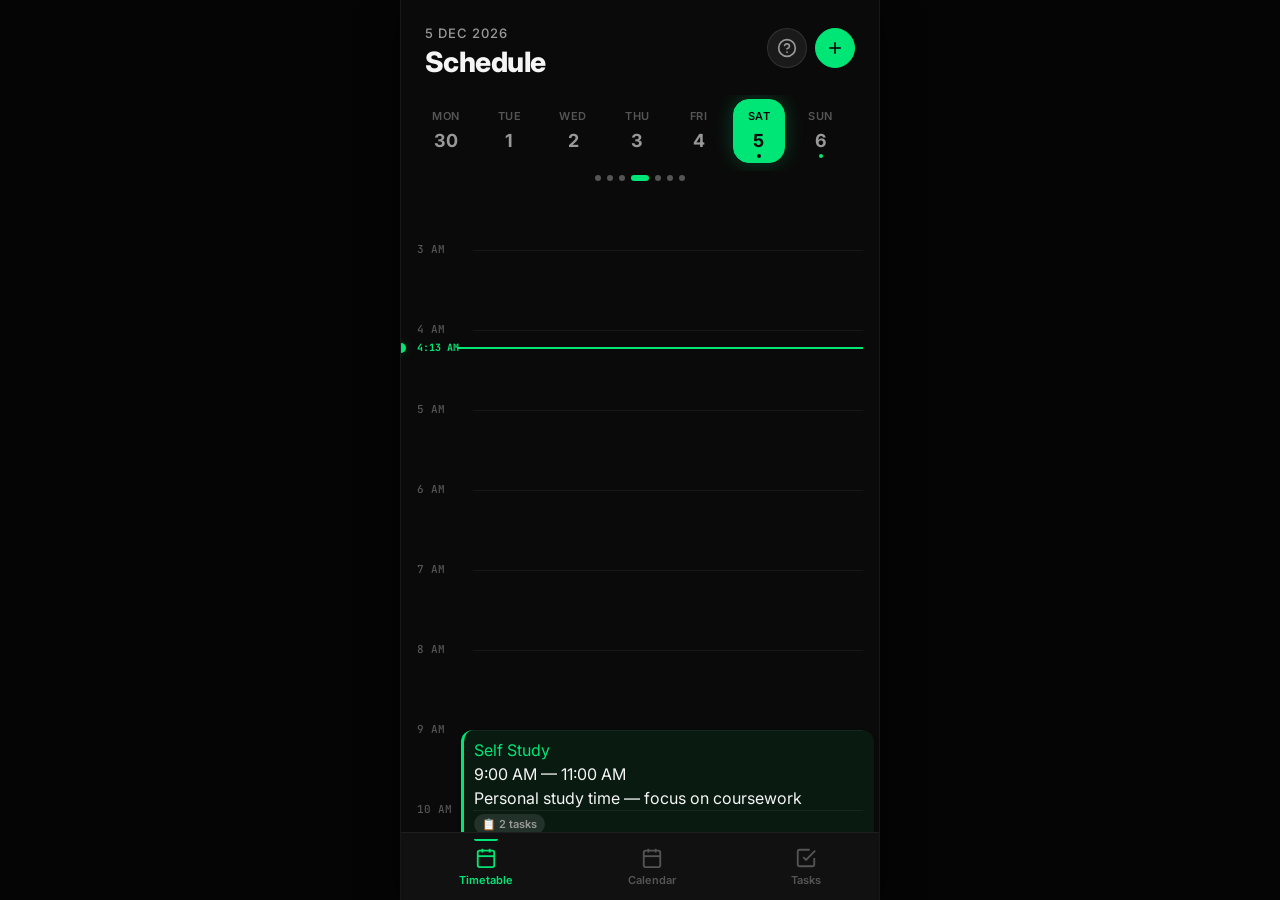
<file: index.html>
<!DOCTYPE html>
<html lang="en">
<head>
  <meta charset="UTF-8" />
  <meta name="viewport" content="width=device-width, initial-scale=1.0, maximum-scale=1.0, user-scalable=no" />
  <meta name="description" content="TimeGraph — A premium timetable tracking and calendar application with vertical timeline, drag-and-drop scheduling, and smart reminders." />
  <meta name="theme-color" content="#0a0a0a" />
  <title>TimeGraph — Smart Timetable &amp; Calendar</title>
  <link rel="preconnect" href="https://fonts.googleapis.com" />
  <link rel="preconnect" href="https://fonts.gstatic.com" crossorigin />
  <link href="https://fonts.googleapis.com/css2?family=Inter:wght@300;400;500;600;700;800;900&family=JetBrains+Mono:wght@400;500&display=swap" rel="stylesheet" />
  <link rel="stylesheet" href="css/variables.css" />
  <link rel="stylesheet" href="css/base.css" />
  <link rel="stylesheet" href="css/layout.css" />
  <link rel="stylesheet" href="css/header.css" />
  <link rel="stylesheet" href="css/daystrip.css" />
  <link rel="stylesheet" href="css/timeline.css" />
  <link rel="stylesheet" href="css/taskcard.css" />
  <link rel="stylesheet" href="css/modal.css" />
  <link rel="stylesheet" href="css/bottomnav.css" />
  <link rel="stylesheet" href="css/notifications.css" />
  <link rel="stylesheet" href="css/animations.css" />
  <link rel="stylesheet" href="css/calendar-view.css" />
  <link rel="stylesheet" href="css/contextmenu.css" />
</head>
<body>
  <div id="app" class="app">
    <div id="toast-container" class="toast-container"></div>

    <!-- Header -->
    <header id="app-header" class="app-header">
      <div class="header-left">
        <span id="header-date" class="header-date"></span>
        <h1 id="header-title" class="header-title">Schedule</h1>
      </div>
      <div class="header-right">
        <button id="btn-help" class="header-btn" aria-label="Help">
          <svg width="20" height="20" viewBox="0 0 24 24" fill="none" stroke="currentColor" stroke-width="2" stroke-linecap="round" stroke-linejoin="round"><circle cx="12" cy="12" r="10"/><path d="M9.09 9a3 3 0 0 1 5.83 1c0 2-3 3-3 3"/><line x1="12" y1="17" x2="12.01" y2="17"/></svg>
        </button>
        <button id="btn-add" class="header-btn header-btn-add" aria-label="Add">
          <svg width="20" height="20" viewBox="0 0 24 24" fill="none" stroke="currentColor" stroke-width="2"><line x1="12" y1="5" x2="12" y2="19"/><line x1="5" y1="12" x2="19" y2="12"/></svg>
        </button>
      </div>
    </header>

    <!-- Day Strip -->
    <div id="day-strip" class="day-strip">
      <div class="day-strip-scroll" id="day-strip-scroll"></div>
    </div>
    <div id="week-dots" class="week-dots"></div>

    <!-- Main Content -->
    <main id="main-content" class="main-content">
      <div id="timeline-view" class="timeline-view">
        <div id="timeline-container" class="timeline-container"></div>
      </div>

      <div id="calendar-view" class="calendar-view hidden">
        <div class="calendar-nav">
          <button id="cal-prev" class="cal-nav-btn" aria-label="Previous Month">
            <svg width="18" height="18" viewBox="0 0 24 24" fill="none" stroke="currentColor" stroke-width="2"><polyline points="15 18 9 12 15 6"/></svg>
          </button>
          <span id="cal-month-label" class="cal-month-label"></span>
          <button id="cal-next" class="cal-nav-btn" aria-label="Next Month">
            <svg width="18" height="18" viewBox="0 0 24 24" fill="none" stroke="currentColor" stroke-width="2"><polyline points="9 18 15 12 9 6"/></svg>
          </button>
        </div>
        <div class="calendar-grid-header" id="cal-grid-header"></div>
        <div class="calendar-grid" id="cal-grid"></div>
        <div class="calendar-day-events" id="cal-day-events"></div>
      </div>

      <div id="tasks-view" class="calendar-view hidden"></div>
    </main>

    <!-- Bottom Nav -->
    <nav id="bottom-nav" class="bottom-nav">
      <button id="nav-timeline" class="nav-item active" data-view="timeline">
        <svg width="22" height="22" viewBox="0 0 24 24" fill="none" stroke="currentColor" stroke-width="2"><rect x="3" y="4" width="18" height="18" rx="2" ry="2"/><line x1="16" y1="2" x2="16" y2="6"/><line x1="8" y1="2" x2="8" y2="6"/><line x1="3" y1="10" x2="21" y2="10"/></svg>
        <span>Timetable</span>
      </button>
      <button id="nav-calendar" class="nav-item" data-view="calendar">
        <svg width="22" height="22" viewBox="0 0 24 24" fill="none" stroke="currentColor" stroke-width="2"><rect x="3" y="4" width="18" height="18" rx="2" ry="2"/><line x1="16" y1="2" x2="16" y2="6"/><line x1="8" y1="2" x2="8" y2="6"/><line x1="3" y1="10" x2="21" y2="10"/><path d="M8 14h.01M12 14h.01M16 14h.01M8 18h.01M12 18h.01M16 18h.01"/></svg>
        <span>Calendar</span>
      </button>
      <button id="nav-tasks" class="nav-item" data-view="tasks">
        <svg width="22" height="22" viewBox="0 0 24 24" fill="none" stroke="currentColor" stroke-width="2"><path d="M9 11l3 3L22 4"/><path d="M21 12v7a2 2 0 0 1-2 2H5a2 2 0 0 1-2-2V5a2 2 0 0 1 2-2h11"/></svg>
        <span>Tasks</span>
      </button>
    </nav>

    <!-- ========== SCHEDULE MODAL ========== -->
    <div id="schedule-modal" class="modal-overlay hidden">
      <div class="modal" role="dialog" aria-labelledby="sched-modal-title">
        <div class="modal-header">
          <h2 id="sched-modal-title" class="modal-title">New Schedule</h2>
          <button id="sched-modal-close" class="modal-close" aria-label="Close">
            <svg width="20" height="20" viewBox="0 0 24 24" fill="none" stroke="currentColor" stroke-width="2"><line x1="18" y1="6" x2="6" y2="18"/><line x1="6" y1="6" x2="18" y2="18"/></svg>
          </button>
        </div>
        <form id="schedule-form" class="modal-form">
          <input type="hidden" id="sched-id" />
          <div class="form-group">
            <label for="sched-title">Title</label>
            <input type="text" id="sched-title" placeholder="Schedule name..." required />
          </div>
          <div class="form-group">
            <label for="sched-description">Description</label>
            <textarea id="sched-description" placeholder="Add details..." rows="2"></textarea>
          </div>
          <div class="form-row">
            <div class="form-group">
              <label for="sched-date">Date</label>
              <input type="date" id="sched-date" required />
            </div>
            <div class="form-group">
              <label>Color</label>
              <div class="color-picker" id="sched-color-picker">
                <button type="button" class="color-dot active" data-color="#00e676" style="background:#00e676"></button>
                <button type="button" class="color-dot" data-color="#448aff" style="background:#448aff"></button>
                <button type="button" class="color-dot" data-color="#ff5252" style="background:#ff5252"></button>
                <button type="button" class="color-dot" data-color="#ffab40" style="background:#ffab40"></button>
                <button type="button" class="color-dot" data-color="#e040fb" style="background:#e040fb"></button>
                <button type="button" class="color-dot" data-color="#18ffff" style="background:#18ffff"></button>
              </div>
            </div>
          </div>
          <div class="form-row">
            <div class="form-group">
              <label for="sched-start">Start Time</label>
              <input type="time" id="sched-start" required />
            </div>
            <div class="form-group">
              <label for="sched-end">End Time</label>
              <input type="time" id="sched-end" required />
            </div>
          </div>
          <div class="form-group">
            <label for="sched-timezone">Timezone</label>
            <select id="sched-timezone"></select>
          </div>
          <div class="form-group">
            <label for="sched-recurrence">Recurrence</label>
            <select id="sched-recurrence">
              <option value="none">None</option>
              <option value="daily">Daily</option>
              <option value="weekly">Weekly</option>
              <option value="monthly">Monthly</option>
              <option value="custom">Custom Days</option>
            </select>
          </div>
          <!-- Custom day toggles (shown when recurrence=custom) -->
          <div class="form-group hidden" id="sched-custom-days-group">
            <label>Select Days</label>
            <div class="day-toggles" id="sched-day-toggles">
              <button type="button" class="day-toggle" data-day="1">Mon</button>
              <button type="button" class="day-toggle" data-day="2">Tue</button>
              <button type="button" class="day-toggle" data-day="3">Wed</button>
              <button type="button" class="day-toggle" data-day="4">Thu</button>
              <button type="button" class="day-toggle" data-day="5">Fri</button>
              <button type="button" class="day-toggle" data-day="6">Sat</button>
              <button type="button" class="day-toggle" data-day="0">Sun</button>
            </div>
          </div>
          <div class="form-group">
            <label>Reminders</label>
            <div class="reminder-row">
              <div class="reminder-chips" id="sched-reminder-chips">
                <button type="button" class="reminder-chip active" data-minutes="0">On time</button>
                <button type="button" class="reminder-chip active" data-minutes="5">5 min</button>
                <button type="button" class="reminder-chip active" data-minutes="30">30 min</button>
                <button type="button" class="reminder-chip" data-minutes="60">1 hour</button>
                <button type="button" class="reminder-chip" data-minutes="1440">1 day</button>
              </div>
              <div class="custom-reminder-row">
                <input type="number" id="sched-custom-reminder" min="1" max="10080" placeholder="mins" class="custom-reminder-input" />
                <button type="button" id="sched-add-reminder" class="btn btn-sm btn-primary">+ Add</button>
              </div>
            </div>
          </div>
          <div class="form-actions">
            <button type="button" id="sched-delete-btn" class="btn btn-danger" style="display:none;">Delete</button>
            <div class="form-actions-right">
              <button type="button" id="sched-cancel-btn" class="btn btn-ghost">Cancel</button>
              <button type="submit" id="sched-save-btn" class="btn btn-primary">Save</button>
            </div>
          </div>
        </form>
      </div>
    </div>

    <!-- ========== TASK MODAL ========== -->
    <div id="task-modal" class="modal-overlay hidden">
      <div class="modal" role="dialog" aria-labelledby="task-modal-title">
        <div class="modal-header">
          <h2 id="task-modal-title" class="modal-title">New Task</h2>
          <button id="task-modal-close" class="modal-close" aria-label="Close">
            <svg width="20" height="20" viewBox="0 0 24 24" fill="none" stroke="currentColor" stroke-width="2"><line x1="18" y1="6" x2="6" y2="18"/><line x1="6" y1="6" x2="18" y2="18"/></svg>
          </button>
        </div>
        <form id="task-form" class="modal-form">
          <input type="hidden" id="task-id" />
          <div class="form-group">
            <label for="task-title">Title</label>
            <input type="text" id="task-title" placeholder="Task name..." required />
          </div>
          <div class="form-group">
            <label for="task-description">Description</label>
            <textarea id="task-description" placeholder="Add details..." rows="2"></textarea>
          </div>
          <div class="form-group">
            <label for="task-schedule-link">Link to Schedule</label>
            <select id="task-schedule-link">
              <option value="">Independent Task</option>
            </select>
          </div>
          <div class="form-row">
            <div class="form-group">
              <label for="task-due-date">Due Date</label>
              <input type="date" id="task-due-date" />
            </div>
            <div class="form-group">
              <label for="task-due-time">Due Time</label>
              <input type="time" id="task-due-time" />
            </div>
          </div>
          <div class="form-group">
            <label>Priority</label>
            <div class="priority-chips" id="task-priority-chips">
              <button type="button" class="priority-chip" data-priority="low">Low</button>
              <button type="button" class="priority-chip active" data-priority="normal">Normal</button>
              <button type="button" class="priority-chip" data-priority="high">High</button>
            </div>
          </div>
          <div class="form-group hidden" id="task-status-group">
            <label for="task-status">Status</label>
            <select id="task-status">
              <option value="upcoming">Upcoming</option>
              <option value="completed">Completed</option>
              <option value="rescheduled">Rescheduled</option>
              <option value="pending">Pending</option>
            </select>
          </div>
          <div class="form-actions">
            <button type="button" id="task-delete-btn" class="btn btn-danger" style="display:none;">Delete</button>
            <div class="form-actions-right">
              <button type="button" id="task-cancel-btn" class="btn btn-ghost">Cancel</button>
              <button type="submit" id="task-save-btn" class="btn btn-primary">Save Task</button>
            </div>
          </div>
        </form>
      </div>
    </div>

    <!-- ========== RESCHEDULE MODAL ========== -->
    <div id="reschedule-modal" class="modal-overlay hidden">
      <div class="modal modal-sm" role="dialog" aria-labelledby="reschedule-title">
        <div class="modal-header">
          <h2 id="reschedule-title" class="modal-title">Reschedule Task</h2>
          <button id="reschedule-close" class="modal-close" aria-label="Close">
            <svg width="20" height="20" viewBox="0 0 24 24" fill="none" stroke="currentColor" stroke-width="2"><line x1="18" y1="6" x2="6" y2="18"/><line x1="6" y1="6" x2="18" y2="18"/></svg>
          </button>
        </div>
        <form id="reschedule-form">
          <input type="hidden" id="reschedule-task-id" />
          <div class="form-group">
            <label for="reschedule-date">New Date</label>
            <input type="date" id="reschedule-date" required />
          </div>
          <div class="form-group">
            <label for="reschedule-time">New Time</label>
            <input type="time" id="reschedule-time" />
          </div>
          <div class="form-actions">
            <button type="button" id="reschedule-cancel" class="btn btn-ghost">Cancel</button>
            <button type="submit" class="btn btn-primary">Reschedule</button>
          </div>
        </form>
      </div>
    </div>

    <!-- ========== CONTEXT MENU ========== -->
    <div id="context-menu" class="context-menu hidden">
      <button class="context-menu-item" data-action="edit">
        <svg width="16" height="16" viewBox="0 0 24 24" fill="none" stroke="currentColor" stroke-width="2"><path d="M11 4H4a2 2 0 0 0-2 2v14a2 2 0 0 0 2 2h14a2 2 0 0 0 2-2v-7"/><path d="M18.5 2.5a2.121 2.121 0 0 1 3 3L12 15l-4 1 1-4 9.5-9.5z"/></svg>
        Edit
      </button>
      <button class="context-menu-item" data-action="reschedule">
        <svg width="16" height="16" viewBox="0 0 24 24" fill="none" stroke="currentColor" stroke-width="2"><polyline points="23 4 23 10 17 10"/><polyline points="1 20 1 14 7 14"/><path d="M3.51 9a9 9 0 0 1 14.85-3.36L23 10M1 14l4.64 4.36A9 9 0 0 0 20.49 15"/></svg>
        Reschedule
      </button>
      <button class="context-menu-item context-menu-danger" data-action="delete">
        <svg width="16" height="16" viewBox="0 0 24 24" fill="none" stroke="currentColor" stroke-width="2"><polyline points="3 6 5 6 21 6"/><path d="M19 6v14a2 2 0 0 1-2 2H7a2 2 0 0 1-2-2V6m3 0V4a2 2 0 0 1 2-2h4a2 2 0 0 1 2 2v2"/></svg>
        Delete
      </button>
    </div>

    <!-- ========== HELP MODAL ========== -->
    <div id="help-modal" class="modal-overlay hidden">
      <div class="modal" role="dialog" aria-labelledby="help-title">
        <div class="modal-header">
          <h2 id="help-title" class="modal-title">How to Use TimeGraph</h2>
          <button id="help-close" class="modal-close" aria-label="Close">
            <svg width="20" height="20" viewBox="0 0 24 24" fill="none" stroke="currentColor" stroke-width="2"><line x1="18" y1="6" x2="6" y2="18"/><line x1="6" y1="6" x2="18" y2="18"/></svg>
          </button>
        </div>
        <div class="help-content">
          <div class="help-item"><div class="help-icon">📅</div><div><h3>Schedules</h3><p>Time blocks on your timeline — lectures, study sessions, breaks. No status; they represent your timetable.</p></div></div>
          <div class="help-item"><div class="help-icon">✅</div><div><h3>Tasks</h3><p>Actionable items. Can be independent or linked to a schedule (e.g., "Complete Ch.1" under "Self Study").</p></div></div>
          <div class="help-item"><div class="help-icon">🔁</div><div><h3>Custom Recurrence</h3><p>Set schedules to repeat on specific days like Mon/Wed/Fri.</p></div></div>
          <div class="help-item"><div class="help-icon">🔔</div><div><h3>Custom Reminders</h3><p>Use presets or enter any custom minute value for reminders.</p></div></div>
          <div class="help-item"><div class="help-icon">👆</div><div><h3>Long-press</h3><p>Long-press a task for options: Edit, Reschedule, or Delete.</p></div></div>
          <div class="help-item"><div class="help-icon">↕️</div><div><h3>Drag & Drop</h3><p>Long-press and drag schedule cards on the timeline to move them.</p></div></div>
        </div>
      </div>
    </div>
  </div>

  <script src="js/utils.js"></script>
  <script src="js/store.js"></script>
  <script src="js/notifications.js"></script>
  <script src="js/timeline.js"></script>
  <script src="js/calendar.js"></script>
  <script src="js/modal.js"></script>
  <script src="js/contextmenu.js"></script>
  <script src="js/dragdrop.js"></script>
  <script src="js/swipe.js"></script>
  <script src="js/app.js"></script>
</body>
</html>
</file>
<file: css/variables.css>
/* ============================================
   TimeGraph — Design Tokens
   ============================================ */
:root {
  /* Core palette */
  --bg-primary: #0a0a0a;
  --bg-secondary: #111111;
  --bg-tertiary: #1a1a1a;
  --bg-elevated: #1e1e1e;
  --bg-card: #161616;
  --bg-hover: #222222;

  /* Accent — Vibrant green matching the screenshot */
  --accent: #00e676;
  --accent-dim: #00c853;
  --accent-glow: rgba(0, 230, 118, 0.25);
  --accent-subtle: rgba(0, 230, 118, 0.08);
  --accent-border: rgba(0, 230, 118, 0.2);

  /* Status Colors */
  --status-pending: #ffab40;
  --status-completed: #00e676;
  --status-rescheduled: #448aff;

  /* Text */
  --text-primary: #f5f5f5;
  --text-secondary: #999999;
  --text-muted: #555555;
  --text-inverse: #0a0a0a;

  /* Borders */
  --border-subtle: rgba(255, 255, 255, 0.06);
  --border-light: rgba(255, 255, 255, 0.1);
  --border-medium: rgba(255, 255, 255, 0.15);

  /* Danger */
  --danger: #ff5252;
  --danger-dim: #d32f2f;

  /* Shadows */
  --shadow-sm: 0 1px 3px rgba(0, 0, 0, 0.4);
  --shadow-md: 0 4px 12px rgba(0, 0, 0, 0.5);
  --shadow-lg: 0 8px 32px rgba(0, 0, 0, 0.6);
  --shadow-glow: 0 0 20px var(--accent-glow);

  /* Radius */
  --radius-xs: 4px;
  --radius-sm: 8px;
  --radius-md: 12px;
  --radius-lg: 16px;
  --radius-xl: 24px;
  --radius-full: 9999px;

  /* Spacing */
  --space-xs: 4px;
  --space-sm: 8px;
  --space-md: 16px;
  --space-lg: 24px;
  --space-xl: 32px;
  --space-2xl: 48px;

  /* Typography */
  --font-sans: 'Inter', -apple-system, BlinkMacSystemFont, 'Segoe UI', sans-serif;
  --font-mono: 'JetBrains Mono', 'SF Mono', monospace;

  --text-xs: 0.6875rem;
  --text-sm: 0.8125rem;
  --text-base: 0.9375rem;
  --text-lg: 1.125rem;
  --text-xl: 1.375rem;
  --text-2xl: 1.75rem;
  --text-3xl: 2.25rem;

  /* Timeline */
  --timeline-hour-height: 72px;
  --timeline-gutter: 56px;

  /* Transitions */
  --ease-out: cubic-bezier(0.25, 0.46, 0.45, 0.94);
  --ease-spring: cubic-bezier(0.34, 1.56, 0.64, 1);
  --duration-fast: 150ms;
  --duration-normal: 250ms;
  --duration-slow: 400ms;

  /* Z-index layers */
  --z-base: 1;
  --z-sticky: 10;
  --z-overlay: 100;
  --z-modal: 1000;
  --z-toast: 2000;

  /* Bottom nav height */
  --bottom-nav-height: 68px;
  --header-height: 88px;
  --day-strip-height: 52px;
}
</file>
<file: css/base.css>
/* ============================================
   TimeGraph — Base & Reset
   ============================================ */
*, *::before, *::after {
  margin: 0;
  padding: 0;
  box-sizing: border-box;
}

html {
  font-size: 16px;
  -webkit-font-smoothing: antialiased;
  -moz-osx-font-smoothing: grayscale;
  text-rendering: optimizeLegibility;
}

body {
  font-family: var(--font-sans);
  background-color: var(--bg-primary);
  color: var(--text-primary);
  line-height: 1.5;
  overflow: hidden;
  height: 100dvh;
  width: 100vw;
  user-select: none;
  -webkit-user-select: none;
  -webkit-tap-highlight-color: transparent;
}

a { color: var(--accent); text-decoration: none; }
button { font-family: inherit; cursor: pointer; border: none; background: none; color: inherit; }
input, select, textarea {
  font-family: inherit;
  font-size: var(--text-base);
  color: var(--text-primary);
  background: var(--bg-tertiary);
  border: 1px solid var(--border-light);
  border-radius: var(--radius-sm);
  padding: 10px 14px;
  outline: none;
  transition: border-color var(--duration-fast) var(--ease-out),
              box-shadow var(--duration-fast) var(--ease-out);
  width: 100%;
}
input:focus, select:focus, textarea:focus {
  border-color: var(--accent);
  box-shadow: 0 0 0 3px var(--accent-glow);
}
select {
  appearance: none;
  background-image: url("data:image/svg+xml,%3Csvg xmlns='http://www.w3.org/2000/svg' width='12' height='12' fill='%23999' viewBox='0 0 24 24'%3E%3Cpath d='M7 10l5 5 5-5z'/%3E%3C/svg%3E");
  background-repeat: no-repeat;
  background-position: right 12px center;
  padding-right: 32px;
}
textarea { resize: vertical; min-height: 60px; }
label {
  display: block;
  font-size: var(--text-sm);
  font-weight: 500;
  color: var(--text-secondary);
  margin-bottom: var(--space-xs);
  text-transform: uppercase;
  letter-spacing: 0.05em;
}

/* Scrollbar styling */
::-webkit-scrollbar { width: 4px; height: 4px; }
::-webkit-scrollbar-track { background: transparent; }
::-webkit-scrollbar-thumb { background: var(--border-medium); border-radius: var(--radius-full); }
::-webkit-scrollbar-thumb:hover { background: var(--text-muted); }

/* Utility */
.hidden { display: none !important; }
.sr-only { position: absolute; width: 1px; height: 1px; overflow: hidden; clip: rect(0,0,0,0); }
</file>
<file: css/layout.css>
/* ============================================
   TimeGraph — Layout
   ============================================ */
.app {
  display: flex;
  flex-direction: column;
  height: 100dvh;
  width: 100%;
  max-width: 480px;
  margin: 0 auto;
  position: relative;
  overflow: hidden;
  background: var(--bg-primary);
}

.main-content {
  flex: 1;
  overflow-y: auto;
  overflow-x: hidden;
  -webkit-overflow-scrolling: touch;
  position: relative;
  scroll-behavior: smooth;
}

/* Desktop wrapper for larger screens */
@media (min-width: 768px) {
  body {
    display: flex;
    align-items: center;
    justify-content: center;
    background: #050505;
  }
  .app {
    border-left: 1px solid var(--border-subtle);
    border-right: 1px solid var(--border-subtle);
    box-shadow: var(--shadow-lg);
  }
}
</file>
<file: css/header.css>
/* ============================================
   TimeGraph — Header
   ============================================ */
.app-header {
  display: flex;
  align-items: flex-start;
  justify-content: space-between;
  padding: var(--space-lg) var(--space-lg) var(--space-md);
  position: relative;
  z-index: var(--z-sticky);
  flex-shrink: 0;
}

.header-left {
  display: flex;
  flex-direction: column;
  gap: 2px;
}

.header-date {
  font-size: var(--text-sm);
  font-weight: 500;
  color: var(--text-secondary);
  letter-spacing: 0.08em;
  text-transform: uppercase;
}

.header-title {
  font-size: var(--text-2xl);
  font-weight: 800;
  letter-spacing: -0.02em;
  color: var(--text-primary);
  line-height: 1.2;
}

.header-right {
  display: flex;
  gap: var(--space-sm);
  align-items: center;
  padding-top: 4px;
}

.header-btn {
  width: 40px;
  height: 40px;
  border-radius: var(--radius-full);
  background: var(--bg-tertiary);
  border: 1px solid var(--border-light);
  display: flex;
  align-items: center;
  justify-content: center;
  color: var(--text-secondary);
  transition: all var(--duration-fast) var(--ease-out);
}

.header-btn:hover {
  background: var(--bg-hover);
  color: var(--text-primary);
}

.header-btn-add {
  background: var(--accent);
  border-color: var(--accent);
  color: var(--text-inverse);
}
.header-btn-add:hover {
  background: var(--accent-dim);
  color: var(--text-inverse);
  box-shadow: var(--shadow-glow);
}
</file>
<file: css/daystrip.css>
/* ============================================
   TimeGraph — Day Strip & Week Dots
   ============================================ */
.day-strip {
  flex-shrink: 0;
  padding: 0 var(--space-md);
  overflow: hidden;
}

.day-strip-scroll {
  display: flex;
  gap: var(--space-sm);
  overflow-x: auto;
  scrollbar-width: none;
  -ms-overflow-style: none;
  padding: var(--space-xs) 0 var(--space-sm);
  scroll-snap-type: x mandatory;
}
.day-strip-scroll::-webkit-scrollbar { display: none; }

.day-chip {
  flex-shrink: 0;
  display: flex;
  flex-direction: column;
  align-items: center;
  justify-content: center;
  gap: 2px;
  padding: 8px 14px;
  border-radius: var(--radius-lg);
  background: transparent;
  border: 1px solid transparent;
  cursor: pointer;
  transition: all var(--duration-normal) var(--ease-out);
  scroll-snap-align: center;
  min-width: 52px;
  position: relative;
}

.day-chip-name {
  font-size: var(--text-xs);
  font-weight: 600;
  text-transform: uppercase;
  letter-spacing: 0.05em;
  color: var(--text-muted);
  transition: color var(--duration-fast) var(--ease-out);
}

.day-chip-num {
  font-size: var(--text-lg);
  font-weight: 700;
  color: var(--text-secondary);
  transition: color var(--duration-fast) var(--ease-out);
}

.day-chip:hover {
  background: var(--bg-tertiary);
}

.day-chip.today {
  border-color: var(--border-light);
}
.day-chip.today .day-chip-num {
  color: var(--text-primary);
}

.day-chip.active {
  background: var(--accent);
  border-color: var(--accent);
  box-shadow: var(--shadow-glow);
}
.day-chip.active .day-chip-name {
  color: var(--text-inverse);
}
.day-chip.active .day-chip-num {
  color: var(--text-inverse);
}

.day-chip-dot {
  width: 4px;
  height: 4px;
  border-radius: 50%;
  background: var(--accent);
  position: absolute;
  bottom: 4px;
  opacity: 0;
  transition: opacity var(--duration-fast) var(--ease-out);
}
.day-chip.has-events .day-chip-dot {
  opacity: 1;
}
.day-chip.active .day-chip-dot {
  background: var(--text-inverse);
}

/* Week dots */
.week-dots {
  display: flex;
  align-items: center;
  justify-content: center;
  gap: 6px;
  padding: var(--space-xs) 0 var(--space-md);
  flex-shrink: 0;
}

.week-dot {
  width: 6px;
  height: 6px;
  border-radius: 50%;
  background: var(--text-muted);
  transition: all var(--duration-normal) var(--ease-out);
  cursor: pointer;
}
.week-dot.active {
  background: var(--accent);
  width: 18px;
  border-radius: var(--radius-full);
}
</file>
<file: css/timeline.css>
/* ============================================
   TimeGraph — Vertical Timeline
   ============================================ */
.timeline-view {
  position: relative;
  min-height: 100%;
}

.timeline-container {
  position: relative;
  padding: 0 var(--space-md);
  padding-bottom: 120px;
}

/* Hour rows */
.timeline-hour {
  display: flex;
  align-items: flex-start;
  height: var(--timeline-hour-height);
  position: relative;
}

.timeline-hour-label {
  width: var(--timeline-gutter);
  flex-shrink: 0;
  font-size: var(--text-xs);
  font-weight: 500;
  color: var(--text-muted);
  font-family: var(--font-mono);
  padding-top: 0;
  line-height: 1;
  transform: translateY(-6px);
}

.timeline-hour-line {
  flex: 1;
  border-top: 1px solid var(--border-subtle);
  height: 100%;
  position: relative;
}

/* Current time indicator */
.timeline-now {
  position: absolute;
  left: 0;
  right: 0;
  z-index: 10;
  pointer-events: none;
}

.timeline-now-line {
  position: absolute;
  top: 0;
  left: var(--timeline-gutter);
  right: var(--space-md);
  height: 2px;
  background: var(--accent);
  z-index: var(--z-base);
  pointer-events: none;
}

.timeline-now-text {
  position: absolute;
  top: -7px;
  left: 12px;
  color: var(--accent);
  font-size: 10px;
  font-weight: 700;
  font-family: var(--font-mono);
  background: var(--bg-primary);
  padding: 0 4px;
}

.timeline-now-dot {
  position: absolute;
  left: -5px;
  top: -4px;
  width: 10px;
  height: 10px;
  border-radius: 50%;
  background: var(--accent);
  box-shadow: 0 0 8px var(--accent-glow);
}

/* Events layer */
.timeline-events {
  position: absolute;
  top: 0;
  left: calc(var(--timeline-gutter) + var(--space-md));
  right: var(--space-md);
  height: 100%;
  pointer-events: none;
}

.timeline-events > * {
  pointer-events: auto;
}

/* Individual Schedule Card */
.timeline-event {
  position: absolute;
  border-radius: var(--radius-md);
  padding: 8px 10px;
  overflow: visible;
  display: flex;
  flex-direction: column;
  box-shadow: 0 1px 3px rgba(0,0,0,0.2);
  transition: box-shadow 0.2s ease, z-index 0.2s ease;
  touch-action: none;
  z-index: 20;
}

.timeline-event.dragging {
  z-index: 100;
  opacity: 0.8;
  box-shadow: var(--shadow-lg);
}

.timeline-event:active {
  box-shadow: 0 4px 12px rgba(0,0,0,0.4);
}

/* Empty state */
.timeline-empty {
  display: flex;
  flex-direction: column;
  align-items: center;
  justify-content: center;
  padding: var(--space-2xl) var(--space-lg);
  text-align: center;
  gap: var(--space-md);
  opacity: 0;
  animation: fadeIn var(--duration-slow) var(--ease-out) forwards;
}

.timeline-empty-icon {
  font-size: 48px;
  opacity: 0.4;
}

.timeline-empty-title {
  font-size: var(--text-lg);
  font-weight: 600;
  color: var(--text-secondary);
}

.timeline-empty-subtitle {
  font-size: var(--text-sm);
  color: var(--text-muted);
  max-width: 250px;
}
</file>
<file: css/taskcard.css>
/* ============================================
   TimeGraph — Task Cards on Timeline
   ============================================ */
.task-card {
  position: absolute;
  left: 0;
  right: 0;
  border-radius: var(--radius-md);
  padding: 10px 14px;
  cursor: pointer;
  overflow: hidden;
  transition: transform var(--duration-normal) var(--ease-spring),
              box-shadow var(--duration-normal) var(--ease-out),
              opacity var(--duration-normal) var(--ease-out);
  z-index: var(--z-base);
  touch-action: none;
  animation: cardSlideIn var(--duration-slow) var(--ease-spring) backwards;
  border: 1px solid transparent;
}

.task-card::before {
  content: '';
  position: absolute;
  top: 0;
  left: 0;
  width: 4px;
  height: 100%;
  border-radius: var(--radius-md) 0 0 var(--radius-md);
}

.task-card:hover {
  transform: scale(1.01);
  box-shadow: var(--shadow-md);
  z-index: 5;
}

.task-card:active {
  transform: scale(0.99);
}

.task-card.dragging {
  opacity: 0.9;
  transform: scale(1.04);
  box-shadow: var(--shadow-lg);
  z-index: 100;
  cursor: grabbing;
  transition: none;
}

.task-card-title {
  font-size: var(--text-sm);
  font-weight: 600;
  line-height: 1.3;
  margin-bottom: 2px;
  white-space: nowrap;
  overflow: hidden;
  text-overflow: ellipsis;
}

.task-card-time {
  font-size: var(--text-xs);
  font-family: var(--font-mono);
  opacity: 0.7;
}

.task-card-description {
  font-size: var(--text-xs);
  opacity: 0.6;
  margin-top: 4px;
  line-height: 1.4;
  display: -webkit-box;
  -webkit-line-clamp: 2;
  -webkit-box-orient: vertical;
  overflow: hidden;
}

/* Status indicators */
.task-card-status {
  position: absolute;
  top: 8px;
  right: 8px;
  width: 8px;
  height: 8px;
  border-radius: 50%;
}

.task-card-status.pending { background: var(--status-pending); }
.task-card-status.completed { background: var(--status-completed); }
.task-card-status.rescheduled { background: var(--status-rescheduled); }

/* Completed state */
.task-card.completed {
  opacity: 0.5;
}
.task-card.completed .task-card-title {
  text-decoration: line-through;
}

/* Swipe complete overlay */
.task-card-swipe-bg {
  position: absolute;
  inset: 0;
  display: flex;
  align-items: center;
  padding-left: 16px;
  background: var(--status-completed);
  border-radius: var(--radius-md);
  opacity: 0;
  transition: opacity var(--duration-fast) var(--ease-out);
  pointer-events: none;
  z-index: -1;
}

.task-card-swipe-bg svg {
  color: var(--text-inverse);
}

.task-card.swiping .task-card-swipe-bg {
  opacity: 1;
}

/* Overlap column offset */
.task-card.overlap-1 { right: 0; left: 0; }
.task-card.overlap-2 { left: 50%; right: 0; }
.task-card.overlap-col-0 { right: 50%; }
.task-card.overlap-col-1 { left: 50%; }

/* Recurrence icon */
.task-card-recur {
  position: absolute;
  bottom: 6px;
  right: 8px;
  opacity: 0.4;
}
</file>
<file: css/modal.css>
/* ============================================
   TimeGraph — Modal / Dialog
   ============================================ */
.modal-overlay {
  position: fixed;
  inset: 0;
  background: rgba(0, 0, 0, 0.7);
  backdrop-filter: blur(8px);
  -webkit-backdrop-filter: blur(8px);
  z-index: var(--z-modal);
  display: flex;
  align-items: flex-end;
  justify-content: center;
  animation: fadeIn var(--duration-fast) var(--ease-out);
}

.modal {
  background: var(--bg-secondary);
  border-radius: var(--radius-xl) var(--radius-xl) 0 0;
  width: 100%;
  max-width: 480px;
  max-height: 90dvh;
  overflow-y: auto;
  padding: var(--space-lg);
  animation: slideUp var(--duration-normal) var(--ease-spring);
  border: 1px solid var(--border-subtle);
  border-bottom: none;
}

.modal-sm {
  max-height: 50dvh;
}

.modal-header {
  display: flex;
  align-items: center;
  justify-content: space-between;
  margin-bottom: var(--space-lg);
}

.modal-title {
  font-size: var(--text-xl);
  font-weight: 700;
  letter-spacing: -0.01em;
}

.modal-close {
  width: 36px;
  height: 36px;
  border-radius: var(--radius-full);
  background: var(--bg-tertiary);
  display: flex;
  align-items: center;
  justify-content: center;
  color: var(--text-secondary);
  transition: all var(--duration-fast) var(--ease-out);
}
.modal-close:hover {
  background: var(--bg-hover);
  color: var(--text-primary);
}

/* Form */
.modal-form {
  display: flex;
  flex-direction: column;
  gap: var(--space-md);
}

.form-group {
  display: flex;
  flex-direction: column;
  gap: var(--space-xs);
}

.form-row {
  display: grid;
  grid-template-columns: 1fr 1fr;
  gap: var(--space-md);
}

/* Color picker */
.color-picker {
  display: flex;
  gap: var(--space-sm);
  padding: 4px 0;
}

.color-dot {
  width: 28px;
  height: 28px;
  border-radius: 50%;
  border: 2px solid transparent;
  transition: all var(--duration-fast) var(--ease-out);
  position: relative;
}
.color-dot:hover { transform: scale(1.15); }
.color-dot.active {
  border-color: var(--text-primary);
  box-shadow: 0 0 0 2px var(--bg-secondary), 0 0 0 4px currentColor;
}

/* Reminder chips */
.reminder-chips {
  display: flex;
  flex-wrap: wrap;
  gap: var(--space-sm);
}

.reminder-chip {
  padding: 6px 14px;
  border-radius: var(--radius-full);
  font-size: var(--text-xs);
  font-weight: 600;
  background: var(--bg-tertiary);
  border: 1px solid var(--border-light);
  color: var(--text-secondary);
  transition: all var(--duration-fast) var(--ease-out);
  cursor: pointer;
}
.reminder-chip:hover {
  border-color: var(--accent);
  color: var(--accent);
}
.reminder-chip.active {
  background: var(--accent-subtle);
  border-color: var(--accent);
  color: var(--accent);
}

/* Buttons */
.form-actions {
  display: flex;
  align-items: center;
  justify-content: space-between;
  padding-top: var(--space-sm);
}

.form-actions-right {
  display: flex;
  gap: var(--space-sm);
}

.btn {
  padding: 10px 20px;
  border-radius: var(--radius-sm);
  font-size: var(--text-sm);
  font-weight: 600;
  transition: all var(--duration-fast) var(--ease-out);
  white-space: nowrap;
}

.btn-primary {
  background: var(--accent);
  color: var(--text-inverse);
}
.btn-primary:hover {
  background: var(--accent-dim);
  box-shadow: var(--shadow-glow);
}

.btn-ghost {
  background: transparent;
  color: var(--text-secondary);
}
.btn-ghost:hover {
  background: var(--bg-tertiary);
  color: var(--text-primary);
}

.btn-danger {
  background: transparent;
  color: var(--danger);
  border: 1px solid var(--danger);
}
.btn-danger:hover {
  background: var(--danger);
  color: white;
}

/* Help content */
.help-content {
  display: flex;
  flex-direction: column;
  gap: var(--space-md);
}

.help-item {
  display: flex;
  gap: var(--space-md);
  align-items: flex-start;
  padding: var(--space-md);
  background: var(--bg-tertiary);
  border-radius: var(--radius-md);
  border: 1px solid var(--border-subtle);
}

.help-icon {
  font-size: 24px;
  flex-shrink: 0;
  width: 40px;
  text-align: center;
}

.help-item h3 {
  font-size: var(--text-base);
  font-weight: 600;
  margin-bottom: 4px;
}

.help-item p {
  font-size: var(--text-sm);
  color: var(--text-secondary);
  line-height: 1.5;
}
</file>
<file: css/bottomnav.css>
/* ============================================
   TimeGraph — Bottom Navigation
   ============================================ */
.bottom-nav {
  display: flex;
  align-items: center;
  justify-content: space-around;
  height: var(--bottom-nav-height);
  background: var(--bg-secondary);
  border-top: 1px solid var(--border-subtle);
  flex-shrink: 0;
  position: relative;
  z-index: var(--z-sticky);
  padding-bottom: env(safe-area-inset-bottom, 0);
}

.nav-item {
  display: flex;
  flex-direction: column;
  align-items: center;
  gap: 4px;
  padding: 8px 16px;
  border-radius: var(--radius-md);
  color: var(--text-muted);
  transition: all var(--duration-normal) var(--ease-out);
  position: relative;
}

.nav-item span {
  font-size: var(--text-xs);
  font-weight: 600;
  transition: color var(--duration-fast) var(--ease-out);
}

.nav-item:hover {
  color: var(--text-secondary);
}

.nav-item.active {
  color: var(--accent);
}

.nav-item.active::after {
  content: '';
  position: absolute;
  top: 0;
  left: 50%;
  transform: translateX(-50%);
  width: 24px;
  height: 2px;
  background: var(--accent);
  border-radius: 0 0 var(--radius-xs) var(--radius-xs);
}
</file>
<file: css/notifications.css>
/* ============================================
   TimeGraph — Toast Notifications
   ============================================ */
.toast-container {
  position: fixed;
  top: var(--space-lg);
  left: 50%;
  transform: translateX(-50%);
  z-index: var(--z-toast);
  display: flex;
  flex-direction: column;
  gap: var(--space-sm);
  width: 90%;
  max-width: 400px;
  pointer-events: none;
}

.toast {
  display: flex;
  align-items: center;
  gap: var(--space-md);
  padding: 14px 18px;
  background: var(--bg-elevated);
  border: 1px solid var(--border-light);
  border-radius: var(--radius-md);
  box-shadow: var(--shadow-lg);
  color: var(--text-primary);
  font-size: var(--text-sm);
  font-weight: 500;
  animation: toastIn var(--duration-normal) var(--ease-spring);
  pointer-events: auto;
  backdrop-filter: blur(12px);
  -webkit-backdrop-filter: blur(12px);
}

.toast.exiting {
  animation: toastOut var(--duration-normal) var(--ease-out) forwards;
}

.toast-icon {
  font-size: 20px;
  flex-shrink: 0;
}

.toast-body {
  flex: 1;
}

.toast-title {
  font-weight: 600;
  margin-bottom: 2px;
}

.toast-message {
  color: var(--text-secondary);
  font-size: var(--text-xs);
}

.toast-close {
  width: 28px;
  height: 28px;
  border-radius: var(--radius-full);
  display: flex;
  align-items: center;
  justify-content: center;
  color: var(--text-muted);
  flex-shrink: 0;
  transition: all var(--duration-fast) var(--ease-out);
}
.toast-close:hover {
  background: var(--bg-tertiary);
  color: var(--text-primary);
}

/* Toast color variants */
.toast.success { border-left: 3px solid var(--accent); }
.toast.warning { border-left: 3px solid var(--status-pending); }
.toast.error { border-left: 3px solid var(--danger); }
.toast.info { border-left: 3px solid var(--status-rescheduled); }
</file>
<file: css/animations.css>
/* ============================================
   TimeGraph — Animations & Keyframes
   ============================================ */

@keyframes fadeIn {
  from { opacity: 0; }
  to { opacity: 1; }
}

@keyframes fadeOut {
  from { opacity: 1; }
  to { opacity: 0; }
}

@keyframes slideUp {
  from {
    transform: translateY(100%);
    opacity: 0;
  }
  to {
    transform: translateY(0);
    opacity: 1;
  }
}

@keyframes slideDown {
  from {
    transform: translateY(0);
    opacity: 1;
  }
  to {
    transform: translateY(100%);
    opacity: 0;
  }
}

@keyframes cardSlideIn {
  from {
    opacity: 0;
    transform: translateX(-12px) scale(0.96);
  }
  to {
    opacity: 1;
    transform: translateX(0) scale(1);
  }
}

@keyframes toastIn {
  from {
    opacity: 0;
    transform: translateY(-20px) scale(0.95);
  }
  to {
    opacity: 1;
    transform: translateY(0) scale(1);
  }
}

@keyframes toastOut {
  from {
    opacity: 1;
    transform: translateY(0) scale(1);
  }
  to {
    opacity: 0;
    transform: translateY(-20px) scale(0.95);
  }
}

@keyframes pulse {
  0%, 100% { opacity: 1; }
  50% { opacity: 0.5; }
}

@keyframes ripple {
  from {
    transform: scale(0);
    opacity: 0.5;
  }
  to {
    transform: scale(4);
    opacity: 0;
  }
}

@keyframes shimmer {
  0% { background-position: -200px 0; }
  100% { background-position: 200px 0; }
}

@keyframes bounceIn {
  0% { transform: scale(0.8); opacity: 0; }
  60% { transform: scale(1.05); }
  100% { transform: scale(1); opacity: 1; }
}

/* Staggered card animations */
.task-card:nth-child(1) { animation-delay: 0ms; }
.task-card:nth-child(2) { animation-delay: 60ms; }
.task-card:nth-child(3) { animation-delay: 120ms; }
.task-card:nth-child(4) { animation-delay: 180ms; }
.task-card:nth-child(5) { animation-delay: 240ms; }
.task-card:nth-child(6) { animation-delay: 300ms; }
.task-card:nth-child(7) { animation-delay: 360ms; }
.task-card:nth-child(8) { animation-delay: 420ms; }
</file>
<file: css/calendar-view.css>
/* ============================================
   TimeGraph — Calendar (Month) View + Tasks View
   ============================================ */
.calendar-view {
  padding: var(--space-md);
  overflow-y: auto;
}

.calendar-nav {
  display: flex;
  align-items: center;
  justify-content: space-between;
  margin-bottom: var(--space-lg);
}

.cal-nav-btn {
  width: 36px;
  height: 36px;
  border-radius: var(--radius-full);
  background: var(--bg-tertiary);
  border: 1px solid var(--border-subtle);
  display: flex;
  align-items: center;
  justify-content: center;
  color: var(--text-secondary);
  transition: all var(--duration-fast) var(--ease-out);
}
.cal-nav-btn:hover {
  background: var(--bg-hover);
  color: var(--text-primary);
}

.cal-month-label {
  font-size: var(--text-lg);
  font-weight: 700;
  letter-spacing: -0.01em;
}

.calendar-grid-header {
  display: grid;
  grid-template-columns: repeat(7, 1fr);
  gap: 2px;
  margin-bottom: var(--space-sm);
}

.cal-header-cell {
  text-align: center;
  font-size: var(--text-xs);
  font-weight: 600;
  color: var(--text-muted);
  text-transform: uppercase;
  letter-spacing: 0.05em;
  padding: 8px 0;
}

.calendar-grid {
  display: grid;
  grid-template-columns: repeat(7, 1fr);
  gap: 2px;
}

.cal-day {
  aspect-ratio: 1;
  display: flex;
  flex-direction: column;
  align-items: center;
  justify-content: center;
  gap: 3px;
  border-radius: var(--radius-sm);
  cursor: pointer;
  transition: all var(--duration-fast) var(--ease-out);
  position: relative;
  font-size: var(--text-sm);
  font-weight: 500;
  color: var(--text-secondary);
}

.cal-day:hover { background: var(--bg-tertiary); }
.cal-day.other-month { color: var(--text-muted); opacity: 0.4; }
.cal-day.today { color: var(--accent); font-weight: 700; }
.cal-day.selected { background: var(--accent); color: var(--text-inverse); font-weight: 700; }

.cal-day-dots {
  display: flex;
  gap: 2px;
  height: 4px;
}
.cal-day-event-dot {
  width: 4px;
  height: 4px;
  border-radius: 50%;
}
.cal-day.selected .cal-day-event-dot {
  background: var(--text-inverse) !important;
}

.calendar-day-events {
  margin-top: var(--space-lg);
  display: flex;
  flex-direction: column;
  gap: var(--space-sm);
}

.cal-event-item {
  display: flex;
  align-items: center;
  gap: var(--space-md);
  padding: var(--space-md);
  background: var(--bg-tertiary);
  border-radius: var(--radius-md);
  border: 1px solid var(--border-subtle);
  cursor: pointer;
  transition: all var(--duration-fast) var(--ease-out);
}
.cal-event-item:hover {
  background: var(--bg-hover);
  border-color: var(--border-light);
}

.cal-event-color {
  width: 4px;
  height: 36px;
  border-radius: var(--radius-full);
  flex-shrink: 0;
}
.cal-event-info { flex: 1; min-width: 0; }
.cal-event-title {
  font-size: var(--text-sm);
  font-weight: 600;
  white-space: nowrap;
  overflow: hidden;
  text-overflow: ellipsis;
}
.cal-event-time {
  font-size: var(--text-xs);
  color: var(--text-muted);
  font-family: var(--font-mono);
}

/* ============================================
   Tasks View
   ============================================ */
.tasks-view-inner {
  padding: 0 var(--space-sm) var(--space-xl);
}

.tasks-view-header {
  display: flex;
  align-items: center;
  justify-content: space-between;
  margin-bottom: var(--space-md);
}
.tasks-view-title {
  font-size: var(--text-xl);
  font-weight: 800;
  letter-spacing: -0.02em;
}

/* Stats bar */
.tasks-stats {
  display: flex;
  gap: var(--space-sm);
  margin-bottom: var(--space-lg);
  flex-wrap: wrap;
}
.stat-pill {
  font-size: 10px;
  font-weight: 700;
  text-transform: uppercase;
  letter-spacing: 0.05em;
  padding: 3px 10px;
  border-radius: var(--radius-full);
  background: var(--bg-tertiary);
  color: var(--text-muted);
}
.stat-pill.upcoming { color: var(--accent); background: var(--accent-subtle); }
.stat-pill.completed { color: var(--accent); background: var(--accent-subtle); }
.stat-pill.pending { color: #ffab40; background: rgba(255,171,64,0.12); }

.tasks-section-title {
  font-size: var(--text-sm);
  font-weight: 700;
  color: var(--text-muted);
  text-transform: uppercase;
  letter-spacing: 0.05em;
  padding: var(--space-md) 0 var(--space-sm);
}

/* Schedule group */
.task-schedule-group {
  margin-bottom: var(--space-md);
  display: flex;
  flex-direction: column;
  gap: var(--space-xs);
}
.task-schedule-header {
  display: flex;
  align-items: center;
  justify-content: space-between;
  padding: 8px 0;
}
.task-schedule-name {
  font-size: var(--text-sm);
  font-weight: 700;
}

/* Task card */
.task-card {
  display: flex;
  align-items: center;
  gap: var(--space-md);
  padding: 12px var(--space-md);
  background: var(--bg-tertiary);
  border-radius: var(--radius-md);
  border: 1px solid var(--border-subtle);
  cursor: pointer;
  transition: all var(--duration-fast) var(--ease-out);
  position: relative;
  -webkit-user-select: none;
  user-select: none;
}
.task-card:hover {
  background: var(--bg-hover);
  border-color: var(--border-light);
}
.task-card:active {
  transform: scale(0.99);
}

.task-card-check {
  width: 22px;
  height: 22px;
  border-radius: var(--radius-full);
  border: 2px solid var(--text-muted);
  display: flex;
  align-items: center;
  justify-content: center;
  flex-shrink: 0;
  transition: all var(--duration-fast) var(--ease-out);
  cursor: pointer;
}
.task-card-check:hover { border-color: var(--accent); }
.task-card-check.checked {
  background: var(--accent);
  border-color: var(--accent);
}

.task-card-body { flex: 1; min-width: 0; }
.task-card-title {
  font-size: var(--text-sm);
  font-weight: 600;
  white-space: nowrap;
  overflow: hidden;
  text-overflow: ellipsis;
}
.task-card-title.completed-text {
  text-decoration: line-through;
  opacity: 0.5;
}
.task-card-meta {
  font-size: 11px;
  color: var(--text-muted);
  display: flex;
  align-items: center;
  gap: var(--space-sm);
  margin-top: 2px;
}
.priority-indicator {
  font-size: 10px;
  font-weight: 600;
  text-transform: capitalize;
}

/* Empty state */
.tasks-empty {
  text-align: center;
  padding: var(--space-3xl) var(--space-md);
  color: var(--text-muted);
}
.tasks-empty-icon {
  font-size: 48px;
  margin-bottom: var(--space-md);
}
.tasks-empty p {
  font-size: var(--text-sm);
  margin-bottom: var(--space-xs);
}
</file>
<file: css/contextmenu.css>
/* ============================================
   TimeGraph — Context Menu
   ============================================ */
.context-menu {
  position: fixed;
  z-index: var(--z-modal);
  background: var(--bg-elevated);
  border: 1px solid var(--border-light);
  border-radius: var(--radius-md);
  box-shadow: var(--shadow-lg);
  min-width: 170px;
  padding: var(--space-xs) 0;
  animation: bounceIn var(--duration-normal) var(--ease-spring);
  backdrop-filter: blur(16px);
  -webkit-backdrop-filter: blur(16px);
}

.context-menu.hidden {
  display: none;
}

.context-menu-item {
  display: flex;
  align-items: center;
  gap: var(--space-sm);
  width: 100%;
  padding: 10px 16px;
  font-size: var(--text-sm);
  font-weight: 500;
  color: var(--text-primary);
  transition: background var(--duration-fast) var(--ease-out);
  text-align: left;
}

.context-menu-item:hover {
  background: var(--bg-hover);
}

.context-menu-item svg {
  flex-shrink: 0;
  opacity: 0.7;
}

.context-menu-danger {
  color: var(--danger);
}
.context-menu-danger:hover {
  background: rgba(255, 82, 82, 0.1);
}

/* Backdrop for closing on outside tap */
.context-menu-backdrop {
  position: fixed;
  inset: 0;
  z-index: calc(var(--z-modal) - 1);
}

/* Day Toggles for custom recurrence */
.day-toggles {
  display: flex;
  gap: 6px;
  flex-wrap: wrap;
}

.day-toggle {
  padding: 6px 12px;
  border-radius: var(--radius-full);
  font-size: var(--text-xs);
  font-weight: 600;
  background: var(--bg-tertiary);
  border: 1px solid var(--border-light);
  color: var(--text-secondary);
  transition: all var(--duration-fast) var(--ease-out);
  cursor: pointer;
}
.day-toggle:hover {
  border-color: var(--accent);
  color: var(--accent);
}
.day-toggle.active {
  background: var(--accent);
  border-color: var(--accent);
  color: var(--text-inverse);
}

/* Priority chips */
.priority-chips {
  display: flex;
  gap: var(--space-sm);
}

.priority-chip {
  padding: 6px 16px;
  border-radius: var(--radius-full);
  font-size: var(--text-xs);
  font-weight: 600;
  background: var(--bg-tertiary);
  border: 1px solid var(--border-light);
  color: var(--text-secondary);
  transition: all var(--duration-fast) var(--ease-out);
  cursor: pointer;
}
.priority-chip:hover {
  border-color: var(--accent);
}
.priority-chip.active[data-priority="low"] {
  background: rgba(68, 138, 255, 0.15);
  border-color: #448aff;
  color: #448aff;
}
.priority-chip.active[data-priority="normal"] {
  background: var(--accent-subtle);
  border-color: var(--accent);
  color: var(--accent);
}
.priority-chip.active[data-priority="high"] {
  background: rgba(255, 82, 82, 0.15);
  border-color: #ff5252;
  color: #ff5252;
}

/* Custom reminder row */
.reminder-row {
  display: flex;
  flex-direction: column;
  gap: var(--space-sm);
}
.custom-reminder-row {
  display: flex;
  gap: var(--space-sm);
  align-items: center;
}
.custom-reminder-input {
  width: 80px;
  padding: 6px 10px;
  font-size: var(--text-sm);
  text-align: center;
}
.btn-sm {
  padding: 6px 12px;
  font-size: var(--text-xs);
}

/* Task count badge on schedule cards */
.task-count-badge {
  display: inline-flex;
  align-items: center;
  gap: 4px;
  padding: 2px 8px;
  border-radius: var(--radius-full);
  font-size: var(--text-xs);
  font-weight: 600;
  background: rgba(255,255,255,0.1);
  color: var(--text-secondary);
  margin-top: 4px;
}

/* Inline tasks below a schedule card */
.inline-tasks {
  position: absolute;
  top: 100%;
  left: -1px;
  right: -1px;
  background: var(--bg-elevated);
  border: 1px solid var(--border-light);
  border-radius: 0 0 var(--radius-md) var(--radius-md);
  padding: 8px 10px;
  z-index: 20;
  animation: fadeIn var(--duration-fast) var(--ease-out);
  max-height: 160px;
  overflow-y: auto;
  box-shadow: 0 4px 12px rgba(0,0,0,0.5);
}

.timeline-event.expanded {
  z-index: 10;
  border-bottom-left-radius: 0;
  border-bottom-right-radius: 0;
}

.inline-task-item {
  display: flex;
  align-items: center;
  gap: var(--space-sm);
  padding: 6px 0;
  font-size: var(--text-xs);
  border-bottom: 1px solid var(--border-subtle);
  cursor: pointer;
}
.inline-task-item:last-child { border-bottom: none; }

.inline-task-check {
  width: 16px;
  height: 16px;
  border-radius: 50%;
  border: 2px solid var(--text-muted);
  flex-shrink: 0;
  display: flex;
  align-items: center;
  justify-content: center;
  cursor: pointer;
  transition: all var(--duration-fast) var(--ease-out);
}
.inline-task-check.done {
  background: var(--accent);
  border-color: var(--accent);
}

.inline-task-title {
  flex: 1;
  color: var(--text-secondary);
}
.inline-task-title.done {
  text-decoration: line-through;
  opacity: 0.5;
}

.priority-dot {
  width: 6px;
  height: 6px;
  border-radius: 50%;
  flex-shrink: 0;
}
.priority-dot.high { background: #ff5252; }
.priority-dot.normal { background: var(--accent); }
.priority-dot.low { background: #448aff; }

/* Status badges in task list */
.status-badge {
  font-size: 9px;
  font-weight: 700;
  padding: 2px 6px;
  border-radius: var(--radius-full);
  text-transform: uppercase;
  letter-spacing: 0.05em;
}
.status-badge.upcoming { background: rgba(0,230,118,0.15); color: var(--accent); }
.status-badge.completed { background: rgba(0,230,118,0.15); color: var(--accent); }
.status-badge.rescheduled { background: rgba(68,138,255,0.15); color: #448aff; }
.status-badge.pending { background: rgba(255,171,64,0.15); color: #ffab40; }
</file>
